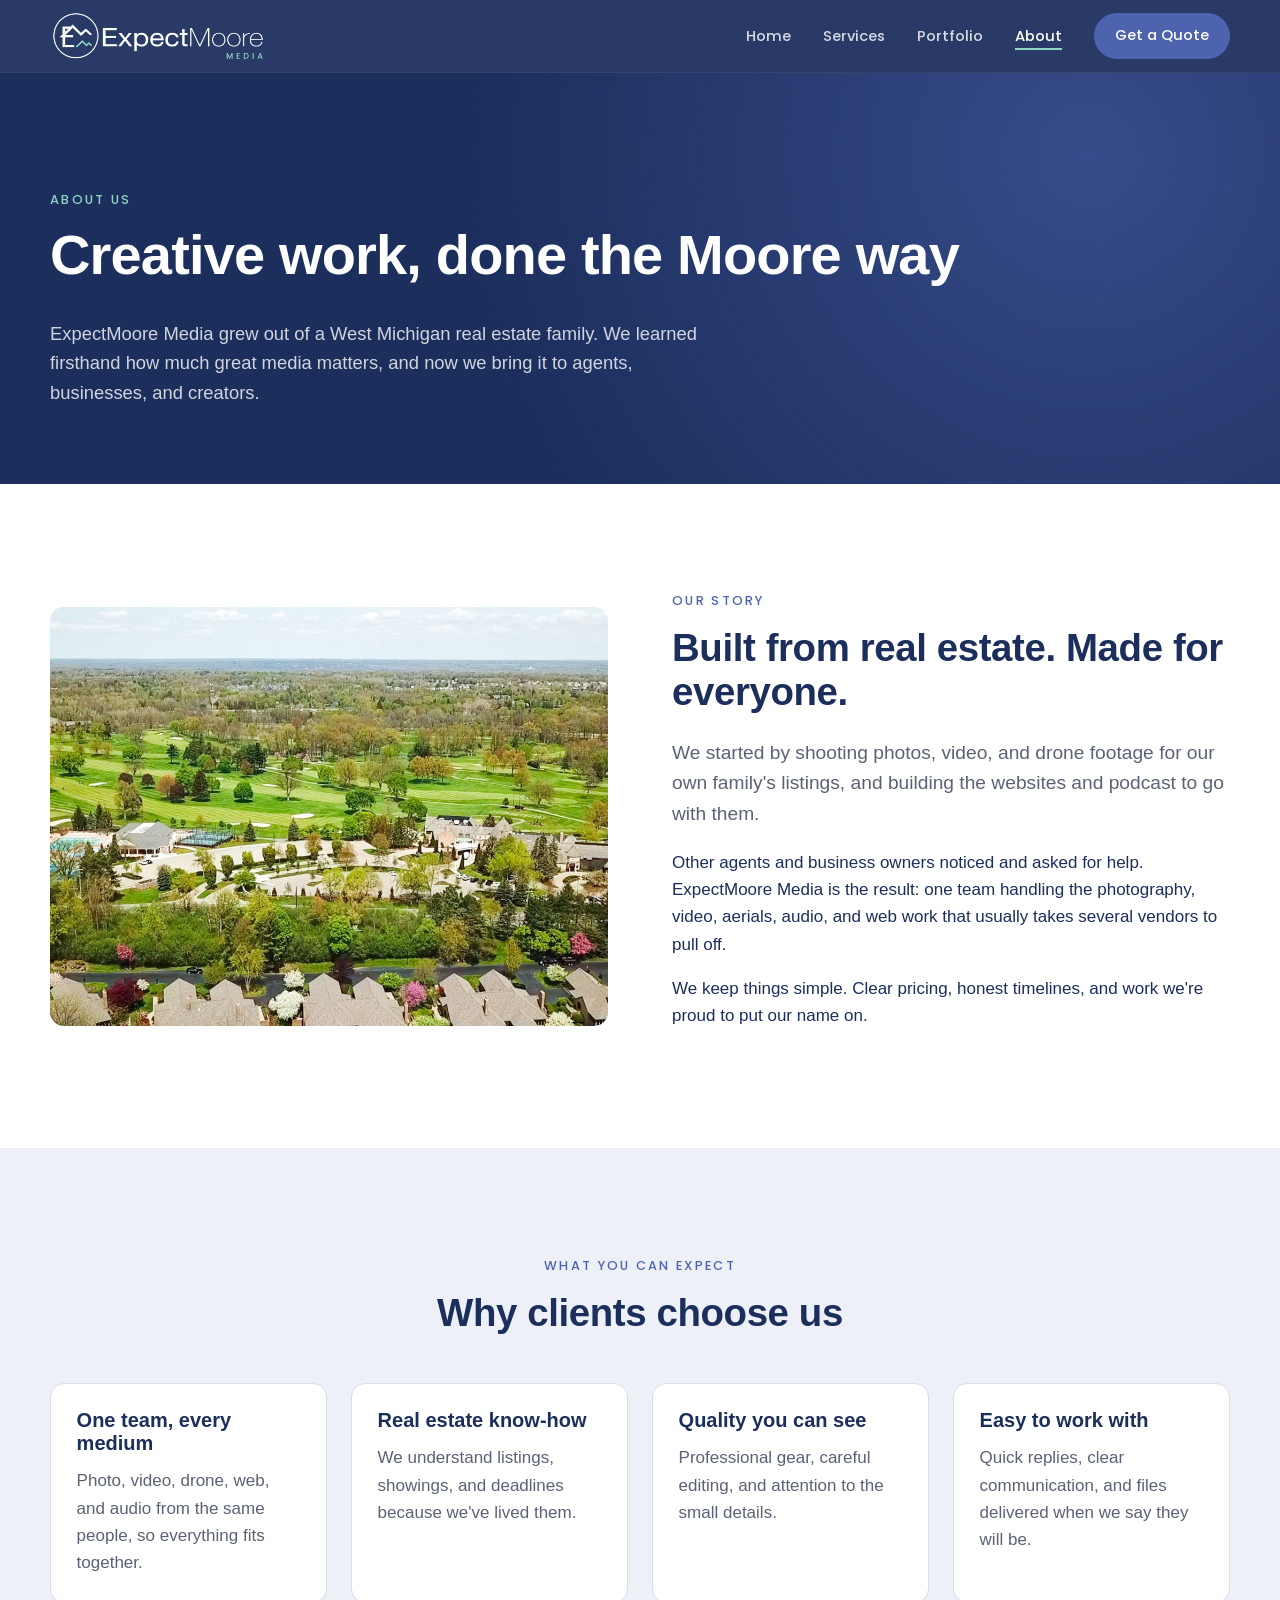
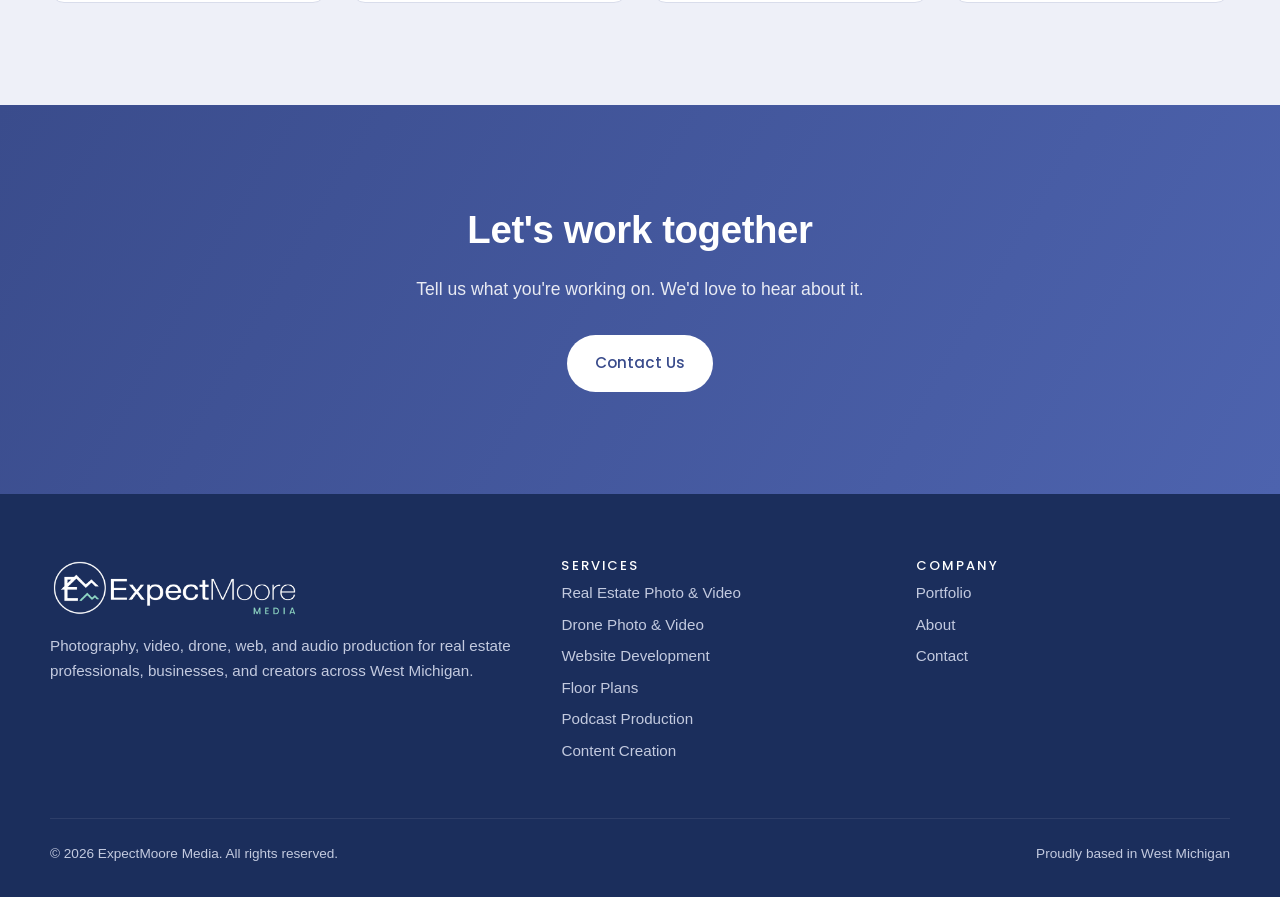
<file: about.html>
<!DOCTYPE html>
<html lang="en">
<head>
  <meta charset="utf-8">
  <meta name="viewport" content="width=device-width, initial-scale=1">
  <title>About | ExpectMoore Media</title>
  <meta name="description" content="ExpectMoore Media is a West Michigan digital media company that grew out of a real estate family.">
  <link rel="preconnect" href="https://fonts.googleapis.com">
  <link rel="preconnect" href="https://fonts.gstatic.com" crossorigin>
  <link href="https://fonts.googleapis.com/css2?family=Inter:wght@300;400;700&family=Poppins:wght@500;600&display=swap" rel="stylesheet">
  <link rel="icon" type="image/png" href="favicon.png">
  <link rel="apple-touch-icon" href="apple-touch-icon.png">
  <link rel="stylesheet" href="css/styles.css">
</head>
<body>

<header class="site-header">
  <nav class="container nav" aria-label="Main">
    <a class="logo" href="index.html"><img src="images/brand/expectmooremedia-logo-reversed-seafoam.png" alt="ExpectMoore Media" width="216" height="52"></a>
    <button class="nav-toggle" aria-label="Open menu" aria-expanded="false" aria-controls="nav-links"><span></span></button>
    <ul class="nav-links" id="nav-links">
      <li><a href="index.html">Home</a></li>
      <li><a href="services.html">Services</a></li>
      <li><a href="portfolio.html">Portfolio</a></li>
      <li><a href="about.html" aria-current="page">About</a></li>
      <li><a class="btn btn--primary" href="contact.html">Get a Quote</a></li>
    </ul>
  </nav>
</header>

<main>
  <section class="page-hero">
    <div class="container">
      <span class="eyebrow">About Us</span>
      <h1>Creative work, done the Moore way</h1>
      <p>ExpectMoore Media grew out of a West Michigan real estate family. We learned firsthand how much great media matters, and now we bring it to agents, businesses, and creators.</p>
    </div>
  </section>

  <section class="section">
    <div class="container split">
      <img class="reveal" src="images/drone-neighborhood.jpg" alt="Aerial view of a West Michigan neighborhood" loading="lazy">
      <div class="reveal">
        <span class="eyebrow">Our Story</span>
        <h2>Built from real estate. Made for everyone.</h2>
        <p class="lead">We started by shooting photos, video, and drone footage for our own family's listings, and building the websites and podcast to go with them.</p>
        <p>Other agents and business owners noticed and asked for help. ExpectMoore Media is the result: one team handling the photography, video, aerials, audio, and web work that usually takes several vendors to pull off.</p>
        <p>We keep things simple. Clear pricing, honest timelines, and work we're proud to put our name on.</p>
      </div>
    </div>
  </section>

  <section class="section section--paper">
    <div class="container">
      <div class="section-head center reveal">
        <span class="eyebrow">What You Can Expect</span>
        <h2>Why clients choose us</h2>
      </div>
      <div class="values">
        <div class="value reveal"><h3>One team, every medium</h3><p>Photo, video, drone, web, and audio from the same people, so everything fits together.</p></div>
        <div class="value reveal"><h3>Real estate know-how</h3><p>We understand listings, showings, and deadlines because we've lived them.</p></div>
        <div class="value reveal"><h3>Quality you can see</h3><p>Professional gear, careful editing, and attention to the small details.</p></div>
        <div class="value reveal"><h3>Easy to work with</h3><p>Quick replies, clear communication, and files delivered when we say they will be.</p></div>
      </div>
    </div>
  </section>

  <section class="section cta">
    <div class="container reveal">
      <h2>Let's work together</h2>
      <p>Tell us what you're working on. We'd love to hear about it.</p>
      <div class="btn-row"><a class="btn btn--primary" href="contact.html">Contact Us</a></div>
    </div>
  </section>
</main>

<footer class="site-footer">
  <div class="container">
    <div class="footer-grid">
      <div>
        <a class="logo" href="index.html"><img src="images/brand/expectmooremedia-logo-reversed-seafoam.png" alt="ExpectMoore Media" width="216" height="52"></a>
        <p>Photography, video, drone, web, and audio production for real estate professionals, businesses, and creators across West Michigan.</p>
      </div>
      <div>
        <h4>Services</h4>
        <ul>
          <li><a href="services.html#real-estate">Real Estate Photo &amp; Video</a></li>
          <li><a href="services.html#drone">Drone Photo &amp; Video</a></li>
          <li><a href="services.html#websites">Website Development</a></li>
          <li><a href="contact.html?service=floor-plans">Floor Plans</a></li>
          <li><a href="services.html#podcasts">Podcast Production</a></li>
          <li><a href="services.html#content">Content Creation</a></li>
        </ul>
      </div>
      <div>
        <h4>Company</h4>
        <ul>
          <li><a href="portfolio.html">Portfolio</a></li>
          <li><a href="about.html">About</a></li>
          <li><a href="contact.html">Contact</a></li>
        </ul>
      </div>
    </div>
    <div class="footer-bottom">
      <span>&copy; <span id="year">2026</span> ExpectMoore Media. All rights reserved.</span>
      <span>Proudly based in West Michigan</span>
    </div>
  </div>
</footer>

<script src="js/main.js"></script>
</body>
</html>
</file>
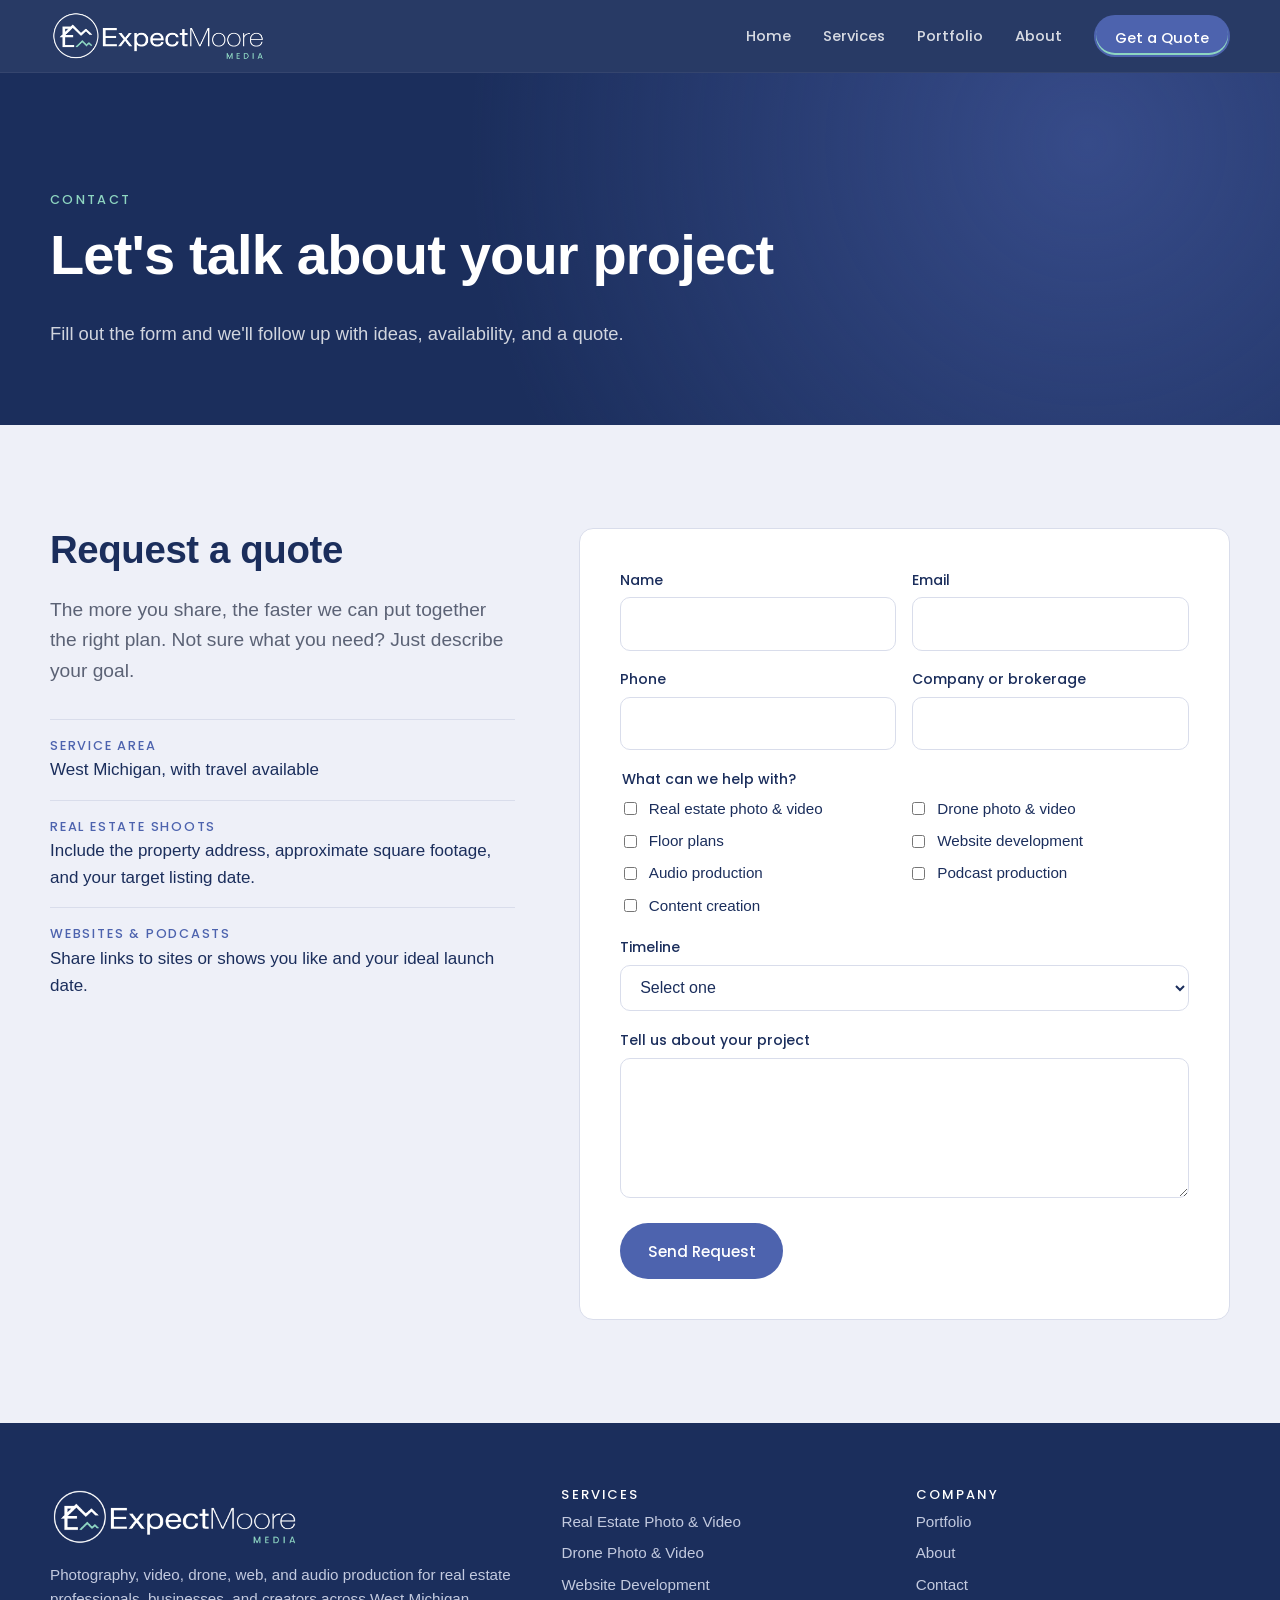
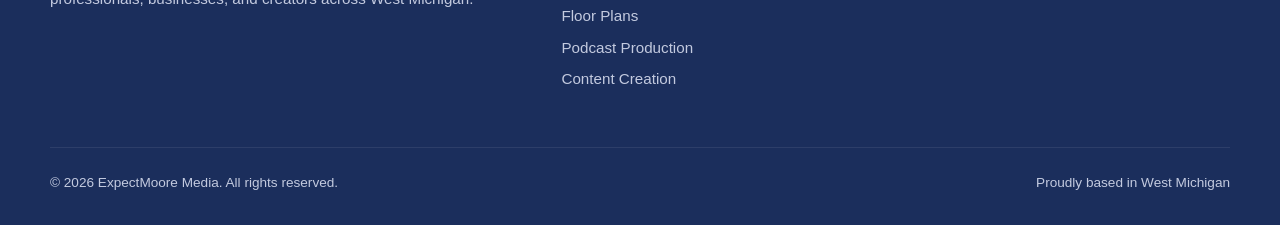
<file: contact.html>
<!DOCTYPE html>
<html lang="en">
<head>
  <meta charset="utf-8">
  <meta name="viewport" content="width=device-width, initial-scale=1">
  <title>Contact | ExpectMoore Media</title>
  <meta name="description" content="Request a quote for photography, video, drone, web, audio, or podcast production.">
  <link rel="preconnect" href="https://fonts.googleapis.com">
  <link rel="preconnect" href="https://fonts.gstatic.com" crossorigin>
  <link href="https://fonts.googleapis.com/css2?family=Inter:wght@300;400;700&family=Poppins:wght@500;600&display=swap" rel="stylesheet">
  <link rel="icon" type="image/png" href="favicon.png">
  <link rel="apple-touch-icon" href="apple-touch-icon.png">
  <link rel="stylesheet" href="css/styles.css">
</head>
<body>

<header class="site-header">
  <nav class="container nav" aria-label="Main">
    <a class="logo" href="index.html"><img src="images/brand/expectmooremedia-logo-reversed-seafoam.png" alt="ExpectMoore Media" width="216" height="52"></a>
    <button class="nav-toggle" aria-label="Open menu" aria-expanded="false" aria-controls="nav-links"><span></span></button>
    <ul class="nav-links" id="nav-links">
      <li><a href="index.html">Home</a></li>
      <li><a href="services.html">Services</a></li>
      <li><a href="portfolio.html">Portfolio</a></li>
      <li><a href="about.html">About</a></li>
      <li><a class="btn btn--primary" href="contact.html" aria-current="page">Get a Quote</a></li>
    </ul>
  </nav>
</header>

<main>
  <section class="page-hero">
    <div class="container">
      <span class="eyebrow">Contact</span>
      <h1>Let's talk about your project</h1>
      <p>Fill out the form and we'll follow up with ideas, availability, and a quote.</p>
    </div>
  </section>

  <section class="section section--paper">
    <div class="container contact-grid">
      <div>
        <h2>Request a quote</h2>
        <p class="lead">The more you share, the faster we can put together the right plan. Not sure what you need? Just describe your goal.</p>
        <ul class="info-list">
          <li><strong>Service area</strong>West Michigan, with travel available</li>
          <li><strong>Real estate shoots</strong>Include the property address, approximate square footage, and your target listing date.</li>
          <li><strong>Websites &amp; podcasts</strong>Share links to sites or shows you like and your ideal launch date.</li>
        </ul>
      </div>

      <form class="form" name="contact" method="POST" data-netlify="true" netlify-honeypot="bot-field" action="thank-you.html">
        <input type="hidden" name="form-name" value="contact">
        <p class="hidden-field"><label>Don't fill this out: <input name="bot-field"></label></p>
        <div class="form-row">
          <div class="field"><label for="name">Name</label><input id="name" name="name" type="text" autocomplete="name" required></div>
          <div class="field"><label for="email">Email</label><input id="email" name="email" type="email" autocomplete="email" required></div>
        </div>
        <div class="form-row">
          <div class="field"><label for="phone">Phone</label><input id="phone" name="phone" type="tel" autocomplete="tel"></div>
          <div class="field"><label for="company">Company or brokerage</label><input id="company" name="company" type="text" autocomplete="organization"></div>
        </div>
        <fieldset class="field">
          <legend>What can we help with?</legend>
          <div class="checks">
            <label><input type="checkbox" name="services" value="real-estate"> Real estate photo &amp; video</label>
            <label><input type="checkbox" name="services" value="drone"> Drone photo &amp; video</label>
            <label><input type="checkbox" name="services" value="floor-plans"> Floor plans</label>
            <label><input type="checkbox" name="services" value="website"> Website development</label>
            <label><input type="checkbox" name="services" value="audio"> Audio production</label>
            <label><input type="checkbox" name="services" value="podcast"> Podcast production</label>
            <label><input type="checkbox" name="services" value="content"> Content creation</label>
          </div>
        </fieldset>
        <div class="field">
          <label for="timeline">Timeline</label>
          <select id="timeline" name="timeline">
            <option value="">Select one</option>
            <option>As soon as possible</option>
            <option>Within 2 weeks</option>
            <option>Within a month</option>
            <option>Just exploring</option>
          </select>
        </div>
        <div class="field"><label for="message">Tell us about your project</label><textarea id="message" name="message" required></textarea></div>
        <button class="btn btn--primary" type="submit">Send Request</button>
      </form>
    </div>
  </section>
</main>

<footer class="site-footer">
  <div class="container">
    <div class="footer-grid">
      <div>
        <a class="logo" href="index.html"><img src="images/brand/expectmooremedia-logo-reversed-seafoam.png" alt="ExpectMoore Media" width="216" height="52"></a>
        <p>Photography, video, drone, web, and audio production for real estate professionals, businesses, and creators across West Michigan.</p>
      </div>
      <div>
        <h4>Services</h4>
        <ul>
          <li><a href="services.html#real-estate">Real Estate Photo &amp; Video</a></li>
          <li><a href="services.html#drone">Drone Photo &amp; Video</a></li>
          <li><a href="services.html#websites">Website Development</a></li>
          <li><a href="contact.html?service=floor-plans">Floor Plans</a></li>
          <li><a href="services.html#podcasts">Podcast Production</a></li>
          <li><a href="services.html#content">Content Creation</a></li>
        </ul>
      </div>
      <div>
        <h4>Company</h4>
        <ul>
          <li><a href="portfolio.html">Portfolio</a></li>
          <li><a href="about.html">About</a></li>
          <li><a href="contact.html">Contact</a></li>
        </ul>
      </div>
    </div>
    <div class="footer-bottom">
      <span>&copy; <span id="year">2026</span> ExpectMoore Media. All rights reserved.</span>
      <span>Proudly based in West Michigan</span>
    </div>
  </div>
</footer>

<script src="js/main.js"></script>
</body>
</html>
</file>
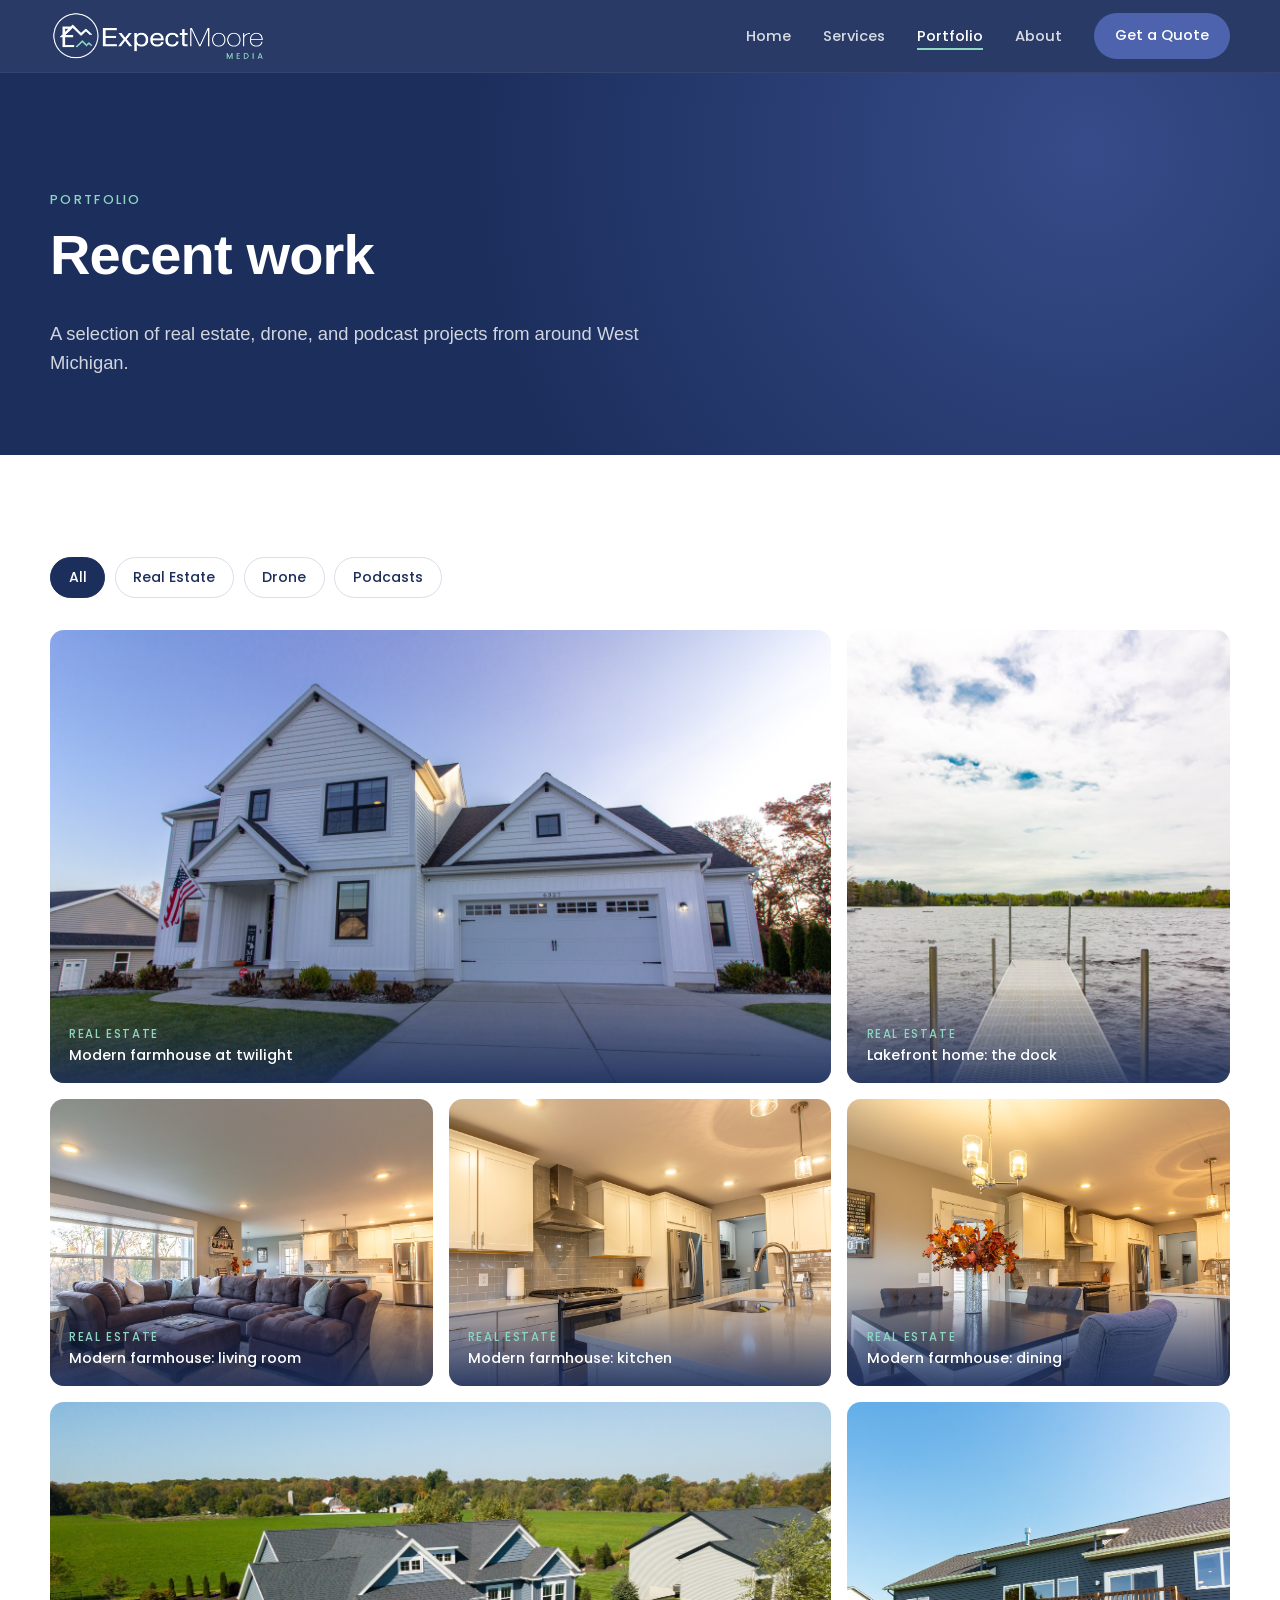
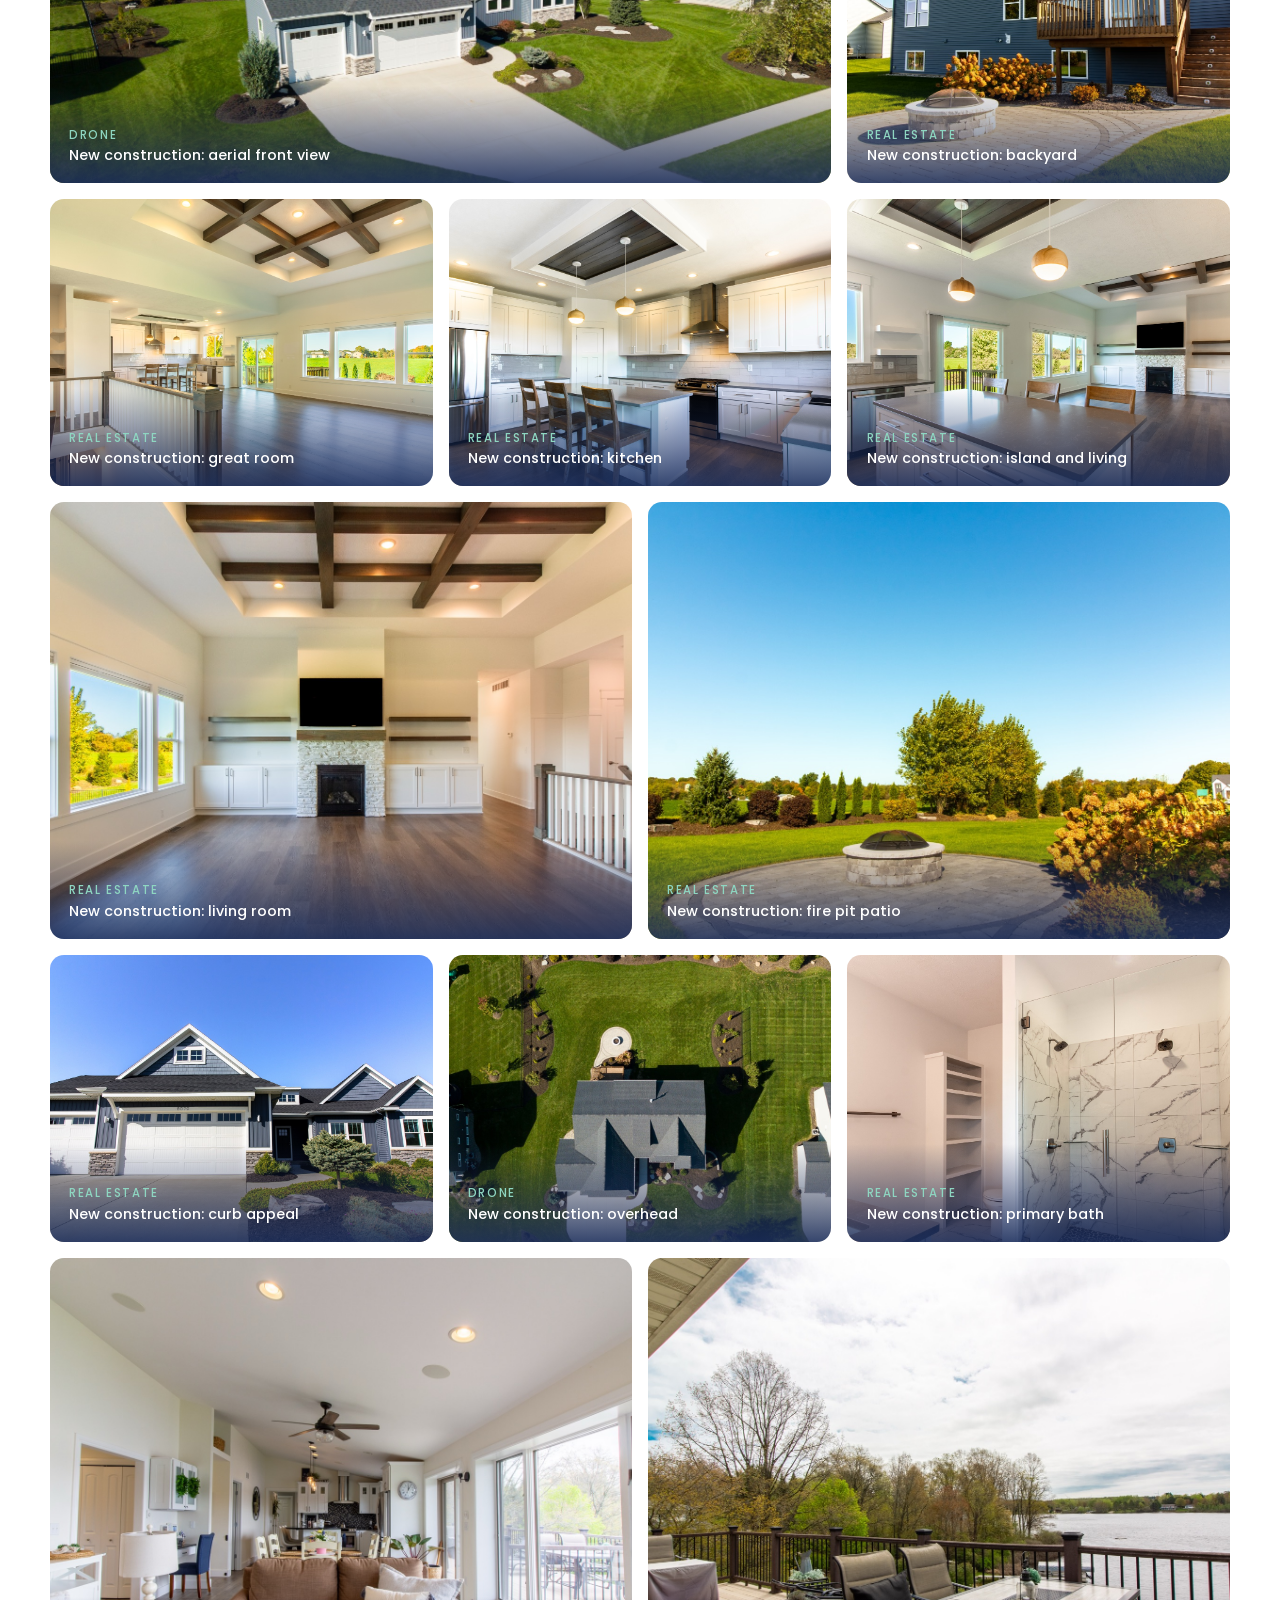
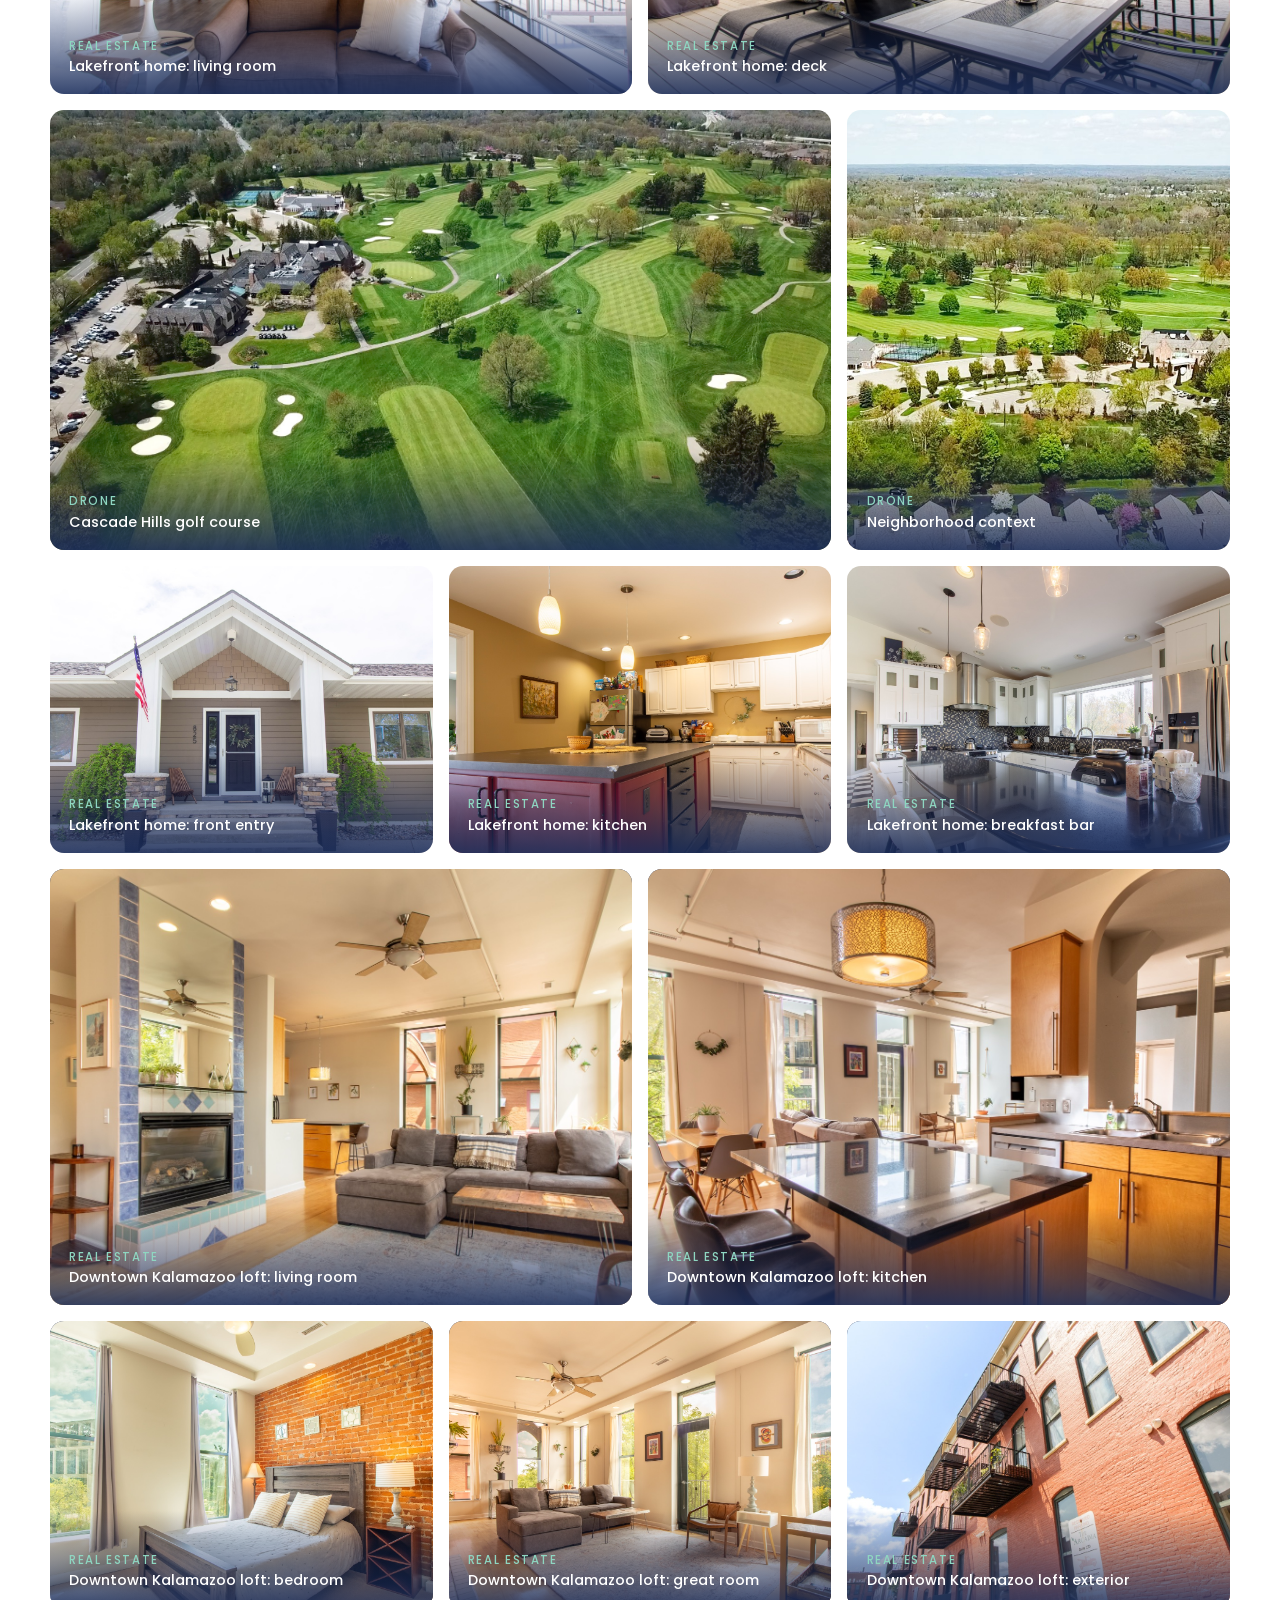
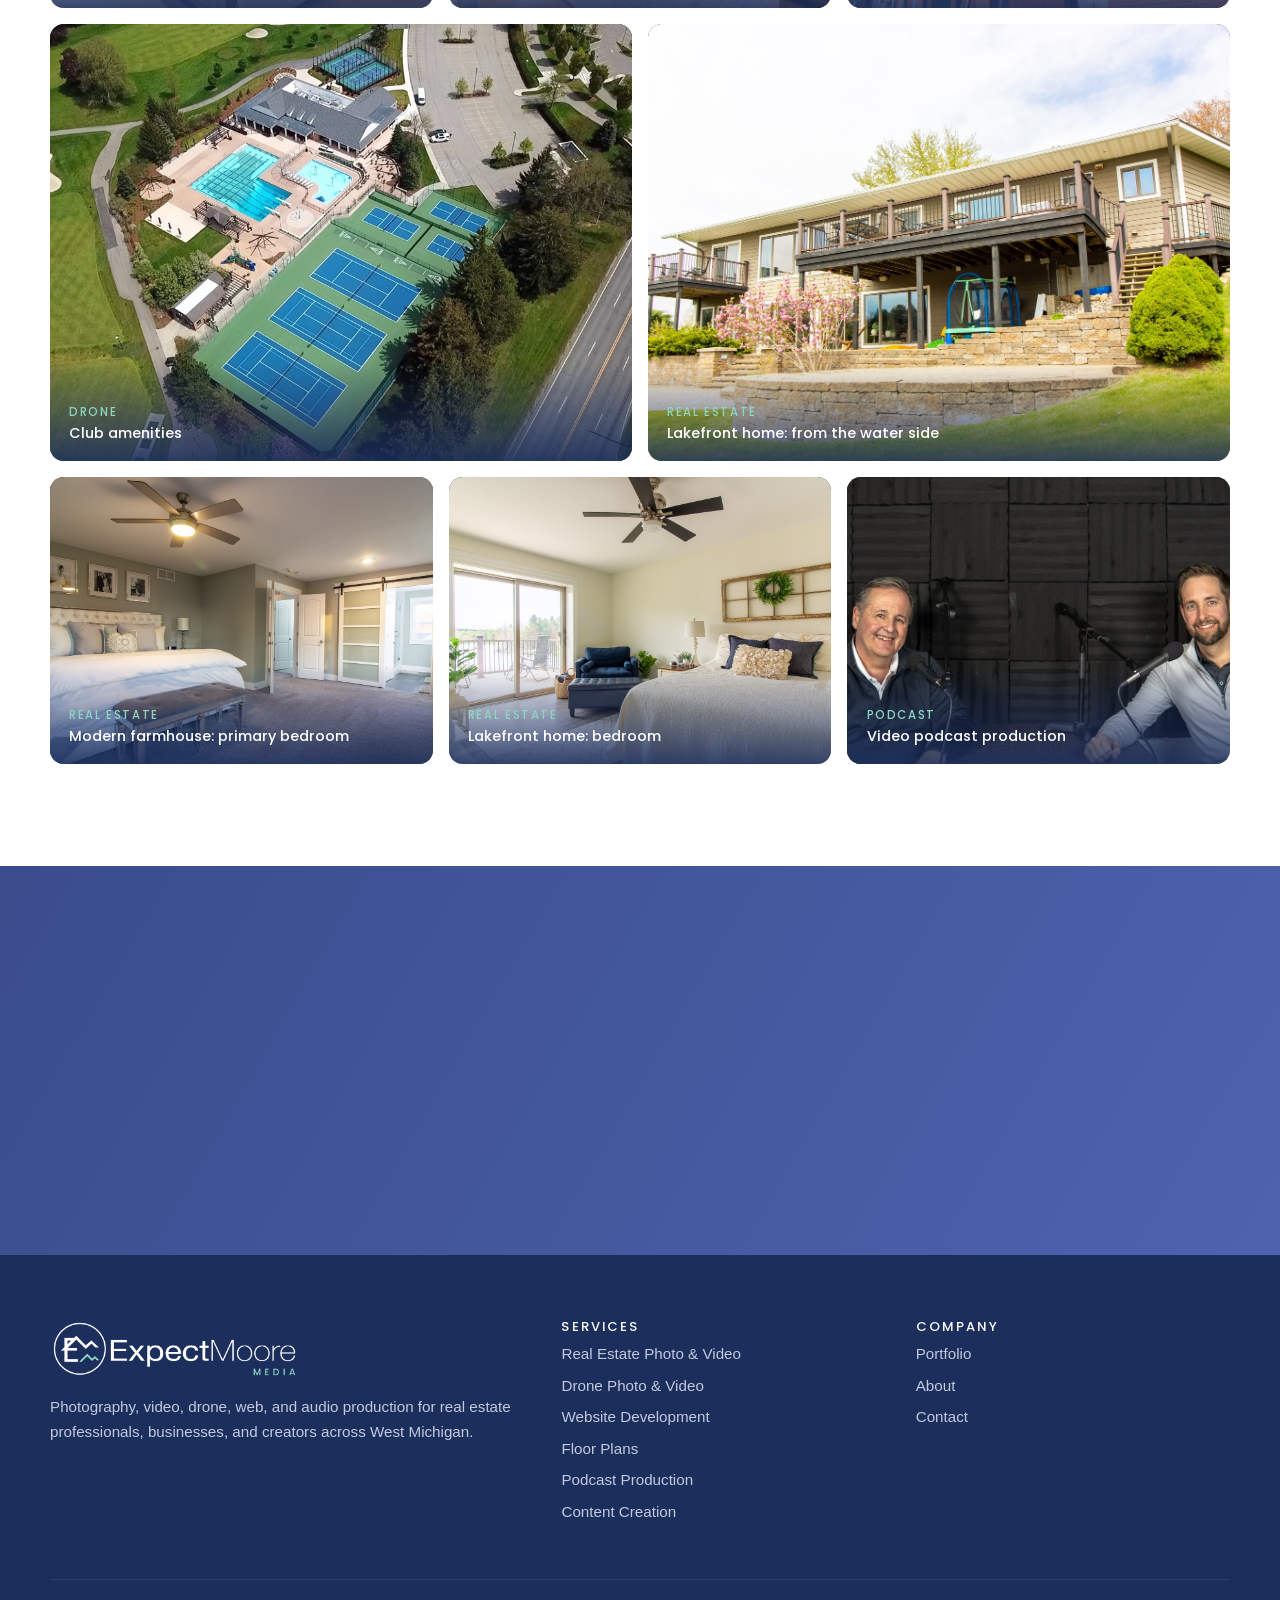
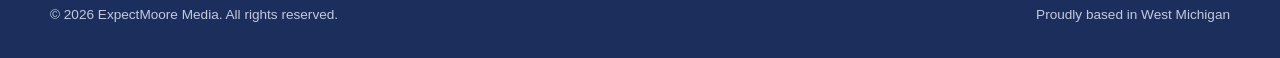
<file: portfolio.html>
<!DOCTYPE html>
<html lang="en">
<head>
  <meta charset="utf-8">
  <meta name="viewport" content="width=device-width, initial-scale=1">
  <title>Portfolio | ExpectMoore Media</title>
  <meta name="description" content="Recent real estate photography, drone, and podcast work by ExpectMoore Media.">
  <link rel="preconnect" href="https://fonts.googleapis.com">
  <link rel="preconnect" href="https://fonts.gstatic.com" crossorigin>
  <link href="https://fonts.googleapis.com/css2?family=Inter:wght@300;400;700&family=Poppins:wght@500;600&display=swap" rel="stylesheet">
  <link rel="icon" type="image/png" href="favicon.png">
  <link rel="apple-touch-icon" href="apple-touch-icon.png">
  <link rel="stylesheet" href="css/styles.css">
</head>
<body>

<header class="site-header">
  <nav class="container nav" aria-label="Main">
    <a class="logo" href="index.html"><img src="images/brand/expectmooremedia-logo-reversed-seafoam.png" alt="ExpectMoore Media" width="216" height="52"></a>
    <button class="nav-toggle" aria-label="Open menu" aria-expanded="false" aria-controls="nav-links"><span></span></button>
    <ul class="nav-links" id="nav-links">
      <li><a href="index.html">Home</a></li>
      <li><a href="services.html">Services</a></li>
      <li><a href="portfolio.html" aria-current="page">Portfolio</a></li>
      <li><a href="about.html">About</a></li>
      <li><a class="btn btn--primary" href="contact.html">Get a Quote</a></li>
    </ul>
  </nav>
</header>

<main>
  <section class="page-hero">
    <div class="container">
      <span class="eyebrow">Portfolio</span>
      <h1>Recent work</h1>
      <p>A selection of real estate, drone, and podcast projects from around West Michigan.</p>
    </div>
  </section>

  <section class="section">
    <div class="container">
      <div class="filters" role="group" aria-label="Filter portfolio">
        <button class="active" data-filter="all" aria-pressed="true">All</button>
        <button data-filter="real-estate" aria-pressed="false">Real Estate</button>
        <button data-filter="drone" aria-pressed="false">Drone</button>
        <button data-filter="podcast" aria-pressed="false">Podcasts</button>
      </div>
      <div class="gallery">
        <figure class="wide" data-cat="real-estate">
          <img src="images/re-farmhouse-twilight.jpg" alt="White modern farmhouse at twilight with lit windows and a wide driveway" loading="lazy">
          <figcaption><span>Real Estate</span>Modern farmhouse at twilight</figcaption>
        </figure>
        <figure data-cat="real-estate">
          <img src="images/re-lakefront-dock.jpg" alt="Wooden dock stretching into a calm lake" loading="lazy">
          <figcaption><span>Real Estate</span>Lakefront home: the dock</figcaption>
        </figure>
        <figure data-cat="real-estate">
          <img src="images/re-farmhouse-living.jpg" alt="Open living room with a sectional sofa and large windows" loading="lazy">
          <figcaption><span>Real Estate</span>Modern farmhouse: living room</figcaption>
        </figure>
        <figure data-cat="real-estate">
          <img src="images/re-farmhouse-kitchen.jpg" alt="White kitchen with quartz counters and stainless appliances" loading="lazy">
          <figcaption><span>Real Estate</span>Modern farmhouse: kitchen</figcaption>
        </figure>
        <figure data-cat="real-estate">
          <img src="images/re-farmhouse-dining.jpg" alt="Dining table set beside an open white kitchen" loading="lazy">
          <figcaption><span>Real Estate</span>Modern farmhouse: dining</figcaption>
        </figure>
        <figure class="wide" data-cat="drone">
          <img src="images/drone-tramway-front.jpg" alt="Aerial view of a blue craftsman-style home with a three-car garage" loading="lazy">
          <figcaption><span>Drone</span>New construction: aerial front view</figcaption>
        </figure>
        <figure data-cat="real-estate">
          <img src="images/re-tramway-backyard.jpg" alt="Back of a blue home with a deck, paver patio, and fire pit" loading="lazy">
          <figcaption><span>Real Estate</span>New construction: backyard</figcaption>
        </figure>
        <figure data-cat="real-estate">
          <img src="images/re-tramway-great-room.jpg" alt="Open great room with a coffered ceiling and wide-plank floors" loading="lazy">
          <figcaption><span>Real Estate</span>New construction: great room</figcaption>
        </figure>
        <figure data-cat="real-estate">
          <img src="images/re-tramway-kitchen.jpg" alt="White kitchen with an island, pendant lights, and stainless appliances" loading="lazy">
          <figcaption><span>Real Estate</span>New construction: kitchen</figcaption>
        </figure>
        <figure data-cat="real-estate">
          <img src="images/re-tramway-island.jpg" alt="Kitchen island looking toward a living room with a fireplace" loading="lazy">
          <figcaption><span>Real Estate</span>New construction: island and living</figcaption>
        </figure>
        <figure class="half" data-cat="real-estate">
          <img src="images/re-tramway-living.jpg" alt="Living room with a stone fireplace, built-ins, and large windows" loading="lazy">
          <figcaption><span>Real Estate</span>New construction: living room</figcaption>
        </figure>
        <figure class="half" data-cat="real-estate">
          <img src="images/re-tramway-fire-pit.jpg" alt="Paver patio with a stone fire pit, landscaped beds, and open fields beyond" loading="lazy">
          <figcaption><span>Real Estate</span>New construction: fire pit patio</figcaption>
        </figure>
        <figure data-cat="real-estate">
          <img src="images/re-tramway-front.jpg" alt="Front of a blue craftsman-style home with landscaped beds" loading="lazy">
          <figcaption><span>Real Estate</span>New construction: curb appeal</figcaption>
        </figure>
        <figure data-cat="drone">
          <img src="images/drone-tramway-overhead.jpg" alt="Overhead drone view of homes, lawns, and driveways" loading="lazy">
          <figcaption><span>Drone</span>New construction: overhead</figcaption>
        </figure>
        <figure data-cat="real-estate">
          <img src="images/re-tramway-shower.jpg" alt="Walk-in shower with marble-look tile and a pebble floor" loading="lazy">
          <figcaption><span>Real Estate</span>New construction: primary bath</figcaption>
        </figure>
        <figure class="half" data-cat="real-estate">
          <img src="images/re-lakefront-living.jpg" alt="Living room with a wall of windows overlooking the lake" loading="lazy">
          <figcaption><span>Real Estate</span>Lakefront home: living room</figcaption>
        </figure>
        <figure class="half" data-cat="real-estate">
          <img src="images/re-lakefront-deck.jpg" alt="Deck with patio furniture overlooking the lake" loading="lazy">
          <figcaption><span>Real Estate</span>Lakefront home: deck</figcaption>
        </figure>
        <figure class="wide" data-cat="drone">
          <img src="images/hero-aerial.jpg" alt="Aerial view of a golf course and clubhouse surrounded by trees" loading="lazy">
          <figcaption><span>Drone</span>Cascade Hills golf course</figcaption>
        </figure>
        <figure data-cat="drone">
          <img src="images/drone-neighborhood.jpg" alt="Aerial view of a neighborhood next to a golf course" loading="lazy">
          <figcaption><span>Drone</span>Neighborhood context</figcaption>
        </figure>
        <figure data-cat="real-estate">
          <img src="images/re-lakefront-entry.jpg" alt="Front entry with white columns, stone accents, and a flag" loading="lazy">
          <figcaption><span>Real Estate</span>Lakefront home: front entry</figcaption>
        </figure>
        <figure data-cat="real-estate">
          <img src="images/re-lakefront-island.jpg" alt="Kitchen with a red island and white cabinets" loading="lazy">
          <figcaption><span>Real Estate</span>Lakefront home: kitchen</figcaption>
        </figure>
        <figure data-cat="real-estate">
          <img src="images/re-lakefront-kitchen.jpg" alt="Kitchen with a curved black breakfast bar and lake views" loading="lazy">
          <figcaption><span>Real Estate</span>Lakefront home: breakfast bar</figcaption>
        </figure>
        <figure class="half" data-cat="real-estate">
          <img src="images/re-loft-living.jpg" alt="Loft living room with a two-sided fireplace and tall windows" loading="lazy">
          <figcaption><span>Real Estate</span>Downtown Kalamazoo loft: living room</figcaption>
        </figure>
        <figure class="half" data-cat="real-estate">
          <img src="images/re-loft-kitchen.jpg" alt="Loft kitchen with wood cabinets and a dark island" loading="lazy">
          <figcaption><span>Real Estate</span>Downtown Kalamazoo loft: kitchen</figcaption>
        </figure>
        <figure data-cat="real-estate">
          <img src="images/re-loft-bedroom.jpg" alt="Loft bedroom with an exposed brick wall" loading="lazy">
          <figcaption><span>Real Estate</span>Downtown Kalamazoo loft: bedroom</figcaption>
        </figure>
        <figure data-cat="real-estate">
          <img src="images/re-loft-great-room.jpg" alt="Sunlit loft great room with tall windows and a sectional sofa" loading="lazy">
          <figcaption><span>Real Estate</span>Downtown Kalamazoo loft: great room</figcaption>
        </figure>
        <figure data-cat="real-estate">
          <img src="images/re-loft-exterior.jpg" alt="Red brick loft building with iron balconies" loading="lazy">
          <figcaption><span>Real Estate</span>Downtown Kalamazoo loft: exterior</figcaption>
        </figure>
        <figure class="half" data-cat="drone">
          <img src="images/drone-club.jpg" alt="Aerial view of a country club pool and tennis courts" loading="lazy">
          <figcaption><span>Drone</span>Club amenities</figcaption>
        </figure>
        <figure class="half" data-cat="real-estate">
          <img src="images/re-lakefront-exterior.jpg" alt="Back of a lakefront home with a deck and terraced lawn" loading="lazy">
          <figcaption><span>Real Estate</span>Lakefront home: from the water side</figcaption>
        </figure>
        <figure data-cat="real-estate">
          <img src="images/re-farmhouse-bedroom.jpg" alt="Primary bedroom with a sliding barn door" loading="lazy">
          <figcaption><span>Real Estate</span>Modern farmhouse: primary bedroom</figcaption>
        </figure>
        <figure data-cat="real-estate">
          <img src="images/re-lakefront-bedroom.jpg" alt="Bright bedroom with a sliding door to the yard" loading="lazy">
          <figcaption><span>Real Estate</span>Lakefront home: bedroom</figcaption>
        </figure>
        <figure data-cat="podcast">
          <img src="images/podcast-studio.jpg" alt="Two podcast hosts smiling at their microphones in a sound-treated studio" loading="lazy">
          <figcaption><span>Podcast</span>Video podcast production</figcaption>
        </figure>
      </div>
    </div>
  </section>

  <section class="section cta">
    <div class="container reveal">
      <h2>Like what you see?</h2>
      <p>Let's make something great for your next listing, brand, or show.</p>
      <div class="btn-row"><a class="btn btn--primary" href="contact.html">Start a Project</a></div>
    </div>
  </section>
</main>

<footer class="site-footer">
  <div class="container">
    <div class="footer-grid">
      <div>
        <a class="logo" href="index.html"><img src="images/brand/expectmooremedia-logo-reversed-seafoam.png" alt="ExpectMoore Media" width="216" height="52"></a>
        <p>Photography, video, drone, web, and audio production for real estate professionals, businesses, and creators across West Michigan.</p>
      </div>
      <div>
        <h4>Services</h4>
        <ul>
          <li><a href="services.html#real-estate">Real Estate Photo &amp; Video</a></li>
          <li><a href="services.html#drone">Drone Photo &amp; Video</a></li>
          <li><a href="services.html#websites">Website Development</a></li>
          <li><a href="contact.html?service=floor-plans">Floor Plans</a></li>
          <li><a href="services.html#podcasts">Podcast Production</a></li>
          <li><a href="services.html#content">Content Creation</a></li>
        </ul>
      </div>
      <div>
        <h4>Company</h4>
        <ul>
          <li><a href="portfolio.html">Portfolio</a></li>
          <li><a href="about.html">About</a></li>
          <li><a href="contact.html">Contact</a></li>
        </ul>
      </div>
    </div>
    <div class="footer-bottom">
      <span>&copy; <span id="year">2026</span> ExpectMoore Media. All rights reserved.</span>
      <span>Proudly based in West Michigan</span>
    </div>
  </div>
</footer>

<script src="js/main.js"></script>
</body>
</html>
</file>
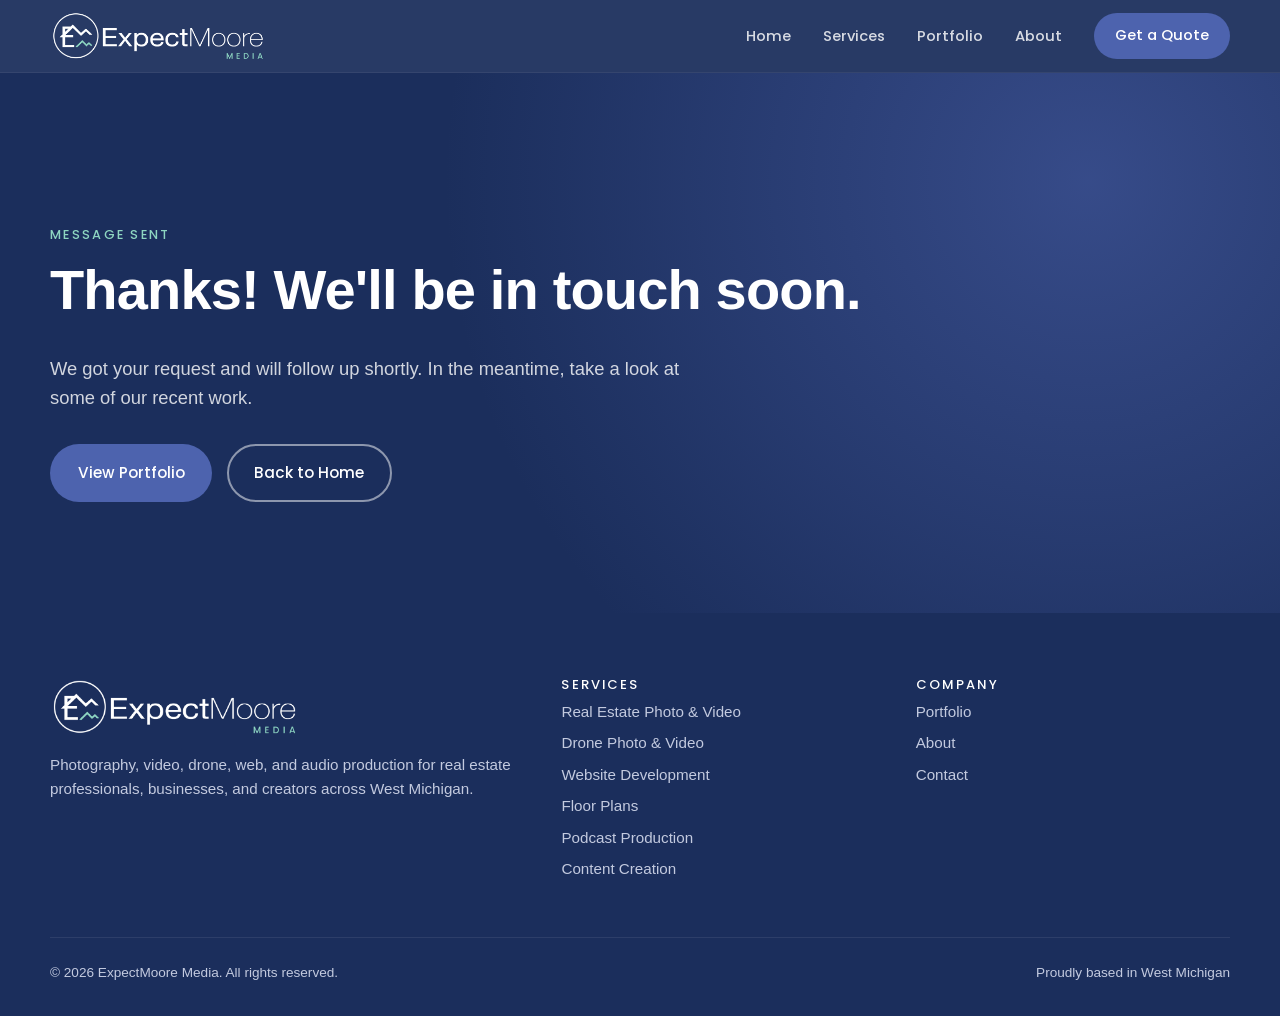
<file: thank-you.html>
<!DOCTYPE html>
<html lang="en">
<head>
  <meta charset="utf-8">
  <meta name="robots" content="noindex">
  <meta name="viewport" content="width=device-width, initial-scale=1">
  <title>Thank You | ExpectMoore Media</title>
  <meta name="description" content="Thanks for contacting ExpectMoore Media.">
  <link rel="preconnect" href="https://fonts.googleapis.com">
  <link rel="preconnect" href="https://fonts.gstatic.com" crossorigin>
  <link href="https://fonts.googleapis.com/css2?family=Inter:wght@300;400;700&family=Poppins:wght@500;600&display=swap" rel="stylesheet">
  <link rel="icon" type="image/png" href="favicon.png">
  <link rel="apple-touch-icon" href="apple-touch-icon.png">
  <link rel="stylesheet" href="css/styles.css">
</head>
<body>

<header class="site-header">
  <nav class="container nav" aria-label="Main">
    <a class="logo" href="index.html"><img src="images/brand/expectmooremedia-logo-reversed-seafoam.png" alt="ExpectMoore Media" width="216" height="52"></a>
    <button class="nav-toggle" aria-label="Open menu" aria-expanded="false" aria-controls="nav-links"><span></span></button>
    <ul class="nav-links" id="nav-links">
      <li><a href="index.html">Home</a></li>
      <li><a href="services.html">Services</a></li>
      <li><a href="portfolio.html">Portfolio</a></li>
      <li><a href="about.html">About</a></li>
      <li><a class="btn btn--primary" href="contact.html">Get a Quote</a></li>
    </ul>
  </nav>
</header>

<main>
  <section class="page-hero" style="min-height:60vh;display:flex;align-items:center">
    <div class="container">
      <span class="eyebrow">Message Sent</span>
      <h1>Thanks! We'll be in touch soon.</h1>
      <p>We got your request and will follow up shortly. In the meantime, take a look at some of our recent work.</p>
      <div class="btn-row" style="margin-top:2rem"><a class="btn btn--primary" href="portfolio.html">View Portfolio</a><a class="btn btn--ghost" href="index.html">Back to Home</a></div>
    </div>
  </section>
</main>

<footer class="site-footer">
  <div class="container">
    <div class="footer-grid">
      <div>
        <a class="logo" href="index.html"><img src="images/brand/expectmooremedia-logo-reversed-seafoam.png" alt="ExpectMoore Media" width="216" height="52"></a>
        <p>Photography, video, drone, web, and audio production for real estate professionals, businesses, and creators across West Michigan.</p>
      </div>
      <div>
        <h4>Services</h4>
        <ul>
          <li><a href="services.html#real-estate">Real Estate Photo &amp; Video</a></li>
          <li><a href="services.html#drone">Drone Photo &amp; Video</a></li>
          <li><a href="services.html#websites">Website Development</a></li>
          <li><a href="contact.html?service=floor-plans">Floor Plans</a></li>
          <li><a href="services.html#podcasts">Podcast Production</a></li>
          <li><a href="services.html#content">Content Creation</a></li>
        </ul>
      </div>
      <div>
        <h4>Company</h4>
        <ul>
          <li><a href="portfolio.html">Portfolio</a></li>
          <li><a href="about.html">About</a></li>
          <li><a href="contact.html">Contact</a></li>
        </ul>
      </div>
    </div>
    <div class="footer-bottom">
      <span>&copy; <span id="year">2026</span> ExpectMoore Media. All rights reserved.</span>
      <span>Proudly based in West Michigan</span>
    </div>
  </div>
</footer>

<script src="js/main.js"></script>
</body>
</html>
</file>
<file: css/styles.css>
/* ExpectMoore Media — shared styles */
:root {
  /* ExpectMoore Media brand palette (Brand Kit / Colors) */
  --moore-blue: #4d63ae;
  --moore-blue-dark: #3a4c8c;
  --navy-blue: #1b2e5c;
  --seafoam: #8ed6c1;   /* accent only: shapes, highlights, and on Navy. Never text on white. */
  --slate: #5b6275;
  --blue-tint: #eef0f8;
  --hairline: #d9ddeb;
  --white: #ffffff;

  /* Roles */
  --ink: var(--navy-blue);
  --ink-2: #14234a;
  --blue: var(--moore-blue);
  --blue-dark: var(--moore-blue-dark);
  --sky: var(--seafoam);
  --paper: var(--blue-tint);
  --muted: var(--slate);
  --muted-light: #c3cadf;
  --line: var(--hairline);
  --radius: 14px;
  --max: 1180px;
  --head: "Helvetica Neue", Helvetica, Inter, Arial, sans-serif;
  --body: "Helvetica Neue", Helvetica, Inter, Arial, sans-serif;
  --label: "Poppins", "Helvetica Neue", Arial, sans-serif;
}

*, *::before, *::after { box-sizing: border-box; }
html { scroll-behavior: smooth; }
body {
  margin: 0;
  font-family: var(--body);
  font-size: 17px;
  line-height: 1.6;
  color: var(--ink);
  background: var(--white);
}
img { max-width: 100%; display: block; }
a { color: var(--blue); }
h1, h2, h3, h4 { font-family: var(--head); line-height: 1.15; margin: 0 0 .6em; }
h1 { font-size: clamp(2.25rem, 4.6vw, 3.5rem); font-weight: 700; letter-spacing: -.015em; line-height: 1.08; }
h2 { font-size: clamp(1.75rem, 3vw, 2.5rem); font-weight: 700; letter-spacing: -.01em; }
h3 { font-size: 1.25rem; font-weight: 700; }
p { margin: 0 0 1em; }

.container { width: min(100% - 2.5rem, var(--max)); margin-inline: auto; }
.section { padding: clamp(4rem, 8vw, 6.5rem) 0; }
.section--paper { background: var(--paper); }
.section--dark { background: var(--ink); color: var(--white); }
.section--dark p { color: var(--muted-light); }
.eyebrow {
  display: inline-block;
  font-family: var(--label);
  font-size: .8rem;
  font-weight: 500;
  letter-spacing: .18em;
  text-transform: uppercase;
  color: var(--blue);
  margin-bottom: .9rem;
}
.section--dark .eyebrow, .hero .eyebrow, .page-hero .eyebrow { color: var(--sky); }
.lead { font-size: 1.2rem; font-weight: 300; color: var(--muted); max-width: 46rem; }
.section-head { max-width: 46rem; margin-bottom: 3rem; }
.section-head.center { margin-inline: auto; text-align: center; }
.section-head.center .lead { margin-inline: auto; }

/* Buttons */
.btn {
  display: inline-flex; align-items: center; gap: .5rem;
  padding: .9rem 1.6rem;
  border-radius: 999px;
  font-family: var(--label); font-weight: 500; font-size: .95rem;
  text-decoration: none;
  border: 2px solid transparent;
  transition: background .2s, color .2s, border-color .2s, transform .2s;
  cursor: pointer;
}
.btn:hover { transform: translateY(-2px); }
.btn--primary { background: var(--blue); color: var(--white); }
.btn--primary:hover { background: var(--blue-dark); }
.btn--ghost { border-color: rgba(255,255,255,.5); color: var(--white); }
.btn--ghost:hover { border-color: var(--white); background: rgba(255,255,255,.08); }
.btn--outline { border-color: var(--blue); color: var(--blue); }
.btn--outline:hover { background: var(--blue); color: var(--white); }
.btn-row { display: flex; flex-wrap: wrap; gap: .9rem; }

/* Header */
.site-header {
  position: sticky; top: 0; z-index: 50;
  background: rgba(27, 46, 92, .94);
  backdrop-filter: blur(10px);
  border-bottom: 1px solid rgba(255,255,255,.06);
}
.nav { display: flex; align-items: center; justify-content: space-between; height: 72px; }
.logo { display: inline-flex; align-items: center; }
.logo img { height: 52px; width: auto; min-width: 150px; }
.site-footer .logo img { height: 60px; }
.nav-links { display: flex; align-items: center; gap: 2rem; list-style: none; margin: 0; padding: 0; }
.nav-links a {
  color: rgba(255,255,255,.82); text-decoration: none;
  font-family: var(--label); font-weight: 500; font-size: .92rem;
}
.nav-links a:hover, .nav-links a[aria-current="page"] { color: var(--white); }
.nav-links a[aria-current="page"] { box-shadow: inset 0 -2px 0 var(--sky); padding-bottom: 4px; }
.nav-links .btn { color: var(--white); padding: .6rem 1.2rem; }
.nav-toggle {
  display: none; background: none; border: 0; color: var(--white);
  width: 44px; height: 44px; cursor: pointer;
}
.nav-toggle span, .nav-toggle span::before, .nav-toggle span::after {
  display: block; width: 24px; height: 2px; background: currentColor; margin: auto; position: relative; transition: .2s;
}
.nav-toggle span::before, .nav-toggle span::after { content: ""; position: absolute; left: 0; }
.nav-toggle span::before { top: -7px; }
.nav-toggle span::after { top: 7px; }

@media (max-width: 860px) {
  .nav-toggle { display: block; }
  .nav-links {
    position: absolute; top: 72px; left: 0; right: 0;
    flex-direction: column; align-items: stretch; gap: 0;
    background: var(--ink); padding: .5rem 1.25rem 1.5rem;
    display: none;
  }
  .nav-links.open { display: flex; }
  .nav-links li { border-bottom: 1px solid rgba(255,255,255,.08); }
  .nav-links li:last-child { border: 0; padding-top: 1rem; }
  .nav-links a { display: block; padding: .9rem 0; }
  .nav-links a[aria-current="page"] { box-shadow: none; color: var(--sky); }
}

/* Hero */
.hero {
  position: relative; color: var(--white);
  min-height: min(88vh, 820px);
  display: flex; align-items: center;
  background: var(--ink) url("../images/hero-loft.jpg") center/cover no-repeat;
}
.hero::before {
  content: ""; position: absolute; inset: 0;
  background: linear-gradient(100deg, rgba(27,46,92,.94) 0%, rgba(27,46,92,.72) 45%, rgba(27,46,92,.2) 100%);
}
.hero { overflow: hidden; }
.hero::before { z-index: 1; }
.hero .container { position: relative; z-index: 3; padding: 5rem 0; }
.hero h1 { max-width: 20ch; }
.hero h1 em { font-style: normal; color: var(--sky); }
.hero p { font-size: 1.2rem; max-width: 36rem; color: rgba(255,255,255,.85); margin-bottom: 2rem; }

.page-hero {
  background: radial-gradient(circle at 85% 20%, rgba(77,99,174,.55), transparent 55%), var(--ink);
  color: var(--white);
  padding: clamp(4rem, 9vw, 7rem) 0 clamp(3rem, 6vw, 5rem);
}
.page-hero p { color: rgba(255,255,255,.8); font-size: 1.15rem; max-width: 42rem; margin: 0; }

/* Stats strip */
.strip { background: var(--blue); color: var(--white); }
.strip .container {
  display: grid; grid-template-columns: repeat(auto-fit, minmax(180px, 1fr));
  gap: 1rem; padding: 1.6rem 0; text-align: center;
  font-family: var(--label); font-weight: 500; font-size: .95rem; letter-spacing: .04em;
}

/* Service cards */
.grid-3 { display: grid; gap: 1.5rem; grid-template-columns: repeat(auto-fit, minmax(300px, 1fr)); }
.card {
  background: var(--white);
  border: 1px solid var(--line);
  border-radius: var(--radius);
  padding: 2rem;
  transition: transform .25s, box-shadow .25s, border-color .25s;
  display: flex; flex-direction: column;
}
.card:hover { transform: translateY(-4px); box-shadow: 0 18px 40px rgba(27,46,92,.1); border-color: transparent; }
.card p { color: var(--muted); flex: 1; }
.card .link { font-family: var(--label); font-weight: 500; font-size: .92rem; text-decoration: none; }
.card .link::after { content: " →"; }
.icon {
  width: 52px; height: 52px; border-radius: 12px;
  background: rgba(77,99,174,.1); color: var(--blue);
  display: grid; place-items: center; margin-bottom: 1.2rem;
}
.icon svg { width: 26px; height: 26px; }

/* Split feature */
.split { display: grid; gap: clamp(2rem, 5vw, 4.5rem); grid-template-columns: 1fr 1fr; align-items: center; }
.split img { border-radius: var(--radius); width: 100%; aspect-ratio: 4/3; object-fit: cover; }
.split img.wide-photo { aspect-ratio: auto; height: auto; }
.split.reverse > :first-child { order: 2; }
@media (max-width: 860px) {
  .split { grid-template-columns: 1fr; }
  .split.reverse > :first-child { order: 0; }
}
.checklist { list-style: none; padding: 0; margin: 0 0 1.8rem; }
.checklist li { position: relative; padding-left: 1.9rem; margin-bottom: .6rem; }
.checklist li::before {
  content: ""; position: absolute; left: 0; top: .45em;
  width: 1.05rem; height: 1.05rem; border-radius: 50%;
  background: var(--blue) url("data:image/svg+xml,%3Csvg xmlns='http://www.w3.org/2000/svg' viewBox='0 0 16 16' fill='none' stroke='white' stroke-width='2.5'%3E%3Cpath d='M4 8.5l2.5 2.5L12 5'/%3E%3C/svg%3E") center/70% no-repeat;
}
.section--dark .checklist li { color: var(--muted-light); }

/* Process */
.steps { display: grid; gap: 1.5rem; grid-template-columns: repeat(auto-fit, minmax(220px, 1fr)); counter-reset: step; }
.step { border-top: 2px solid rgba(142,214,193,.4); padding-top: 1.4rem; }
.step::before {
  counter-increment: step; content: "0" counter(step);
  font-family: var(--head); font-weight: 700; font-size: 1.9rem; color: var(--sky); display: block; margin-bottom: .4rem;
}
.step h3 { color: var(--white); }

/* Gallery */
.gallery { display: grid; gap: 1rem; grid-template-columns: repeat(12, 1fr); }
.gallery figure { margin: 0; position: relative; overflow: hidden; border-radius: var(--radius); grid-column: span 4; background: var(--ink-2); }
.gallery figure.wide { grid-column: span 8; }
.gallery figure.half { grid-column: span 6; }
.gallery img { width: 100%; height: 100%; aspect-ratio: 4/3; object-fit: cover; transition: transform .5s; }
.gallery figure.wide img { aspect-ratio: auto; }
.gallery figure:hover img { transform: scale(1.04); }
.gallery figcaption {
  position: absolute; left: 0; right: 0; bottom: 0;
  padding: 2.5rem 1.2rem 1rem;
  background: linear-gradient(transparent, rgba(27,46,92,.88));
  color: var(--white); font-family: var(--label); font-weight: 500; font-size: .9rem;
}
.gallery figcaption span { display: block; font-size: .72rem; letter-spacing: .14em; text-transform: uppercase; color: var(--sky); }
@media (max-width: 760px) {
  .gallery figure, .gallery figure.wide, .gallery figure.half { grid-column: span 12; }
}

/* Filter tabs */
.filters { display: flex; flex-wrap: wrap; gap: .6rem; margin-bottom: 2rem; }
.filters button {
  border: 1px solid var(--line); background: var(--white); color: var(--ink);
  font-family: var(--label); font-weight: 500; font-size: .88rem;
  padding: .55rem 1.1rem; border-radius: 999px; cursor: pointer;
}
.filters button.active, .filters button:hover { background: var(--ink); color: var(--white); border-color: var(--ink); }
.gallery figure.hidden { display: none; }

/* Service detail blocks */
.service-block { scroll-margin-top: 90px; }
.service-block + .service-block { margin-top: clamp(4rem, 8vw, 6rem); }
.tag-list { display: flex; flex-wrap: wrap; gap: .5rem; margin-bottom: 1.6rem; }
.tag-list span {
  font-size: .8rem; font-weight: 600; padding: .3rem .8rem; border-radius: 999px;
  background: rgba(77,99,174,.1); color: var(--blue-dark);
}
.jump { display: flex; flex-wrap: wrap; gap: .6rem; margin-top: 2rem; }
.jump a {
  color: var(--white); text-decoration: none; font-size: .88rem; font-weight: 600;
  border: 1px solid rgba(255,255,255,.25); border-radius: 999px; padding: .45rem 1rem;
}
.jump a:hover { border-color: var(--sky); color: var(--sky); }
.placeholder-media {
  border-radius: var(--radius); aspect-ratio: 4/3;
  background: radial-gradient(circle at 30% 30%, rgba(142,214,193,.5), transparent 60%), linear-gradient(135deg, var(--blue), var(--ink));
  display: grid; place-items: center; color: var(--white);
}
.placeholder-media svg { width: 84px; height: 84px; opacity: .9; }

/* YouTube embed: thumbnail first, player loads on click */
.video-embed { position: relative; aspect-ratio: 16 / 9; max-width: 100%; border-radius: var(--radius); overflow: hidden; background: var(--ink); }
.video-play { position: absolute; inset: 0; width: 100%; height: 100%; padding: 0; border: 0; background: none; cursor: pointer; }
.video-play img, .split .video-play img { width: 100%; height: 100%; aspect-ratio: auto; object-fit: cover; border-radius: 0; transition: transform .4s, filter .4s; }
.video-play:hover img { transform: scale(1.03); filter: brightness(.85); }
.play-icon {
  position: absolute; left: 50%; top: 50%; transform: translate(-50%, -50%);
  width: 76px; height: 76px; border-radius: 50%;
  background: var(--white); box-shadow: 0 10px 30px rgba(27, 46, 92, .45);
  display: grid; place-items: center; transition: background .2s, transform .2s;
}
.play-icon svg { width: 34px; height: 34px; fill: var(--blue); margin-left: 4px; }
.video-play:hover .play-icon { background: var(--paper); transform: translate(-50%, -50%) scale(1.08); }
.video-play:focus-visible { outline: 3px solid var(--sky); outline-offset: -3px; }
.video-embed iframe { position: absolute; inset: 0; width: 100%; height: 100%; border: 0; }

/* Values */
.values { display: grid; gap: 1.5rem; grid-template-columns: repeat(auto-fit, minmax(240px, 1fr)); }
.value { padding: 1.6rem; border-radius: var(--radius); background: var(--white); border: 1px solid var(--line); }
.value p { color: var(--muted); margin: 0; }

/* CTA band */
.cta {
  background: linear-gradient(120deg, var(--blue-dark), var(--blue));
  color: var(--white); text-align: center;
}
.cta p { color: rgba(255,255,255,.88); max-width: 38rem; margin: 0 auto 2rem; font-size: 1.1rem; }
.cta .btn--primary { background: var(--white); color: var(--blue-dark); }
.cta .btn--primary:hover { background: var(--paper); }
.cta .btn-row { justify-content: center; }

/* Contact */
.contact-grid { display: grid; gap: clamp(2rem, 5vw, 4rem); grid-template-columns: 1fr 1.4fr; align-items: start; }
@media (max-width: 860px) { .contact-grid { grid-template-columns: 1fr; } }
.form { background: var(--white); border: 1px solid var(--line); border-radius: var(--radius); padding: clamp(1.5rem, 4vw, 2.5rem); }
.form-row { display: grid; gap: 1rem; grid-template-columns: 1fr 1fr; }
@media (max-width: 560px) { .form-row { grid-template-columns: 1fr; } }
.field { margin-bottom: 1.1rem; }
.field label, .field legend { display: block; font-family: var(--label); font-weight: 500; font-size: .88rem; margin-bottom: .4rem; }
.field input, .field select, .field textarea {
  width: 100%; font: inherit; font-size: 1rem;
  padding: .8rem .95rem; border: 1px solid var(--line); border-radius: 10px; background: var(--white); color: var(--ink);
}
.field input:focus, .field select:focus, .field textarea:focus { outline: 2px solid var(--blue); outline-offset: 1px; border-color: var(--blue); }
.field textarea { min-height: 140px; resize: vertical; }
fieldset.field { border: 0; padding: 0; margin: 0 0 1.1rem; }
.checks { display: grid; grid-template-columns: repeat(auto-fit, minmax(190px, 1fr)); gap: .5rem; }
.checks label { display: flex; align-items: center; gap: .55rem; font-family: var(--body); font-weight: 400; font-size: .95rem; margin: 0; }
.checks input { width: auto; accent-color: var(--blue); }
.hidden-field { position: absolute; left: -9999px; }
.info-list { list-style: none; padding: 0; margin: 2rem 0 0; }
.info-list li { padding: 1rem 0; border-top: 1px solid var(--line); }
.info-list strong { display: block; font-family: var(--label); font-weight: 500; font-size: .8rem; letter-spacing: .14em; text-transform: uppercase; color: var(--blue); }

/* Footer */
.site-footer { background: var(--ink); color: var(--muted-light); padding: 4rem 0 2rem; font-size: .95rem; }
.footer-grid { display: grid; gap: 2.5rem; grid-template-columns: 1.5fr 1fr 1fr; }
@media (max-width: 760px) { .footer-grid { grid-template-columns: 1fr; } }
.site-footer h4 { color: var(--white); font-family: var(--label); font-weight: 500; font-size: .82rem; letter-spacing: .16em; text-transform: uppercase; }
.site-footer ul { list-style: none; padding: 0; margin: 0; }
.site-footer li { margin-bottom: .45rem; }
.site-footer a { color: var(--muted-light); text-decoration: none; }
.site-footer a:hover { color: var(--white); }
.site-footer .logo { margin-bottom: 1rem; }
.footer-bottom {
  margin-top: 3rem; padding-top: 1.5rem; border-top: 1px solid rgba(255,255,255,.08);
  display: flex; flex-wrap: wrap; justify-content: space-between; gap: 1rem; font-size: .85rem;
}

/* Reveal on scroll */
.reveal { opacity: 0; transform: translateY(18px); transition: opacity .7s ease, transform .7s ease; }
.reveal.visible { opacity: 1; transform: none; }
@media (prefers-reduced-motion: reduce) {
  html { scroll-behavior: auto; }
  .reveal { opacity: 1; transform: none; transition: none; }
  .btn:hover, .card:hover { transform: none; }
}
</file>
